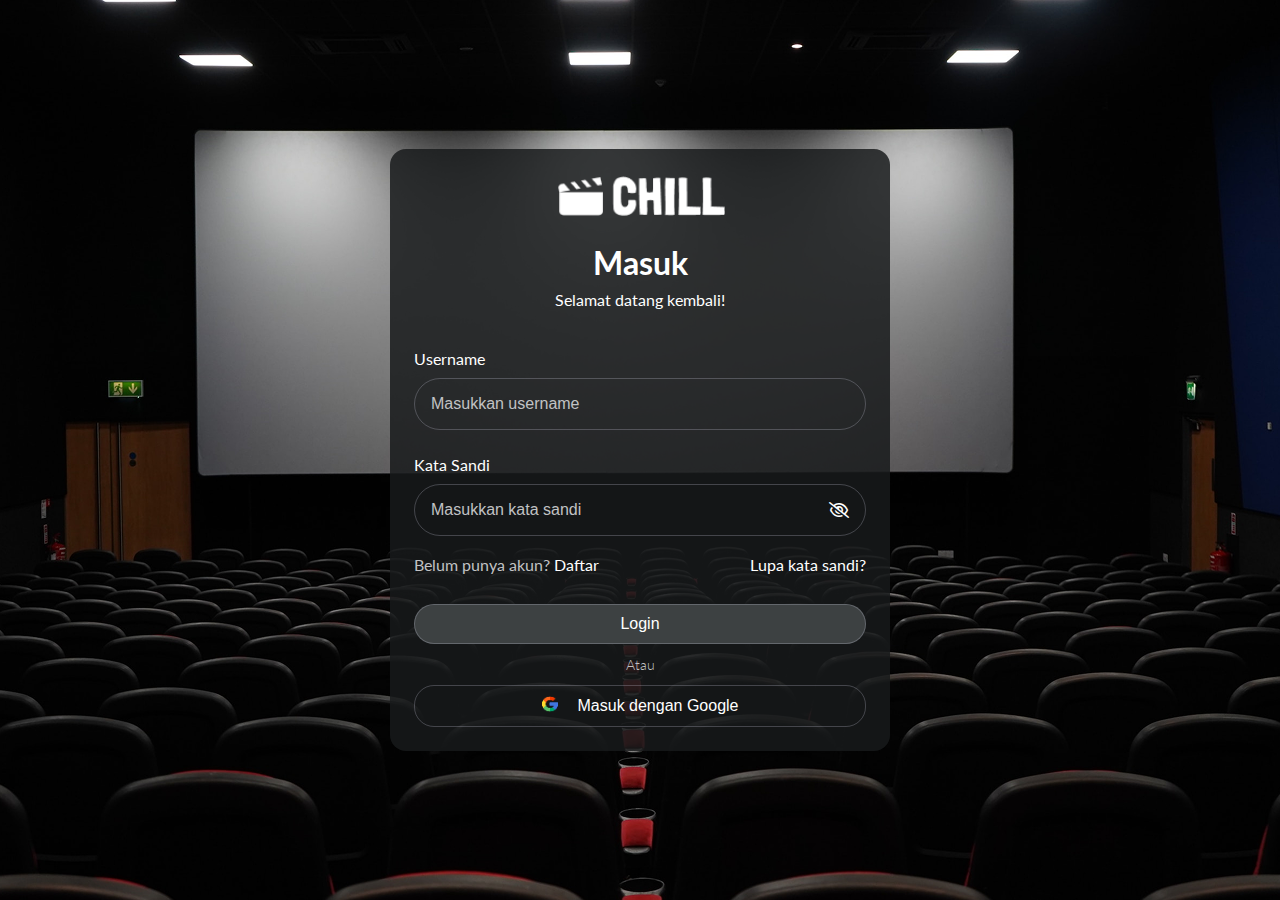
<file: chillMovie/login/index.html>
<!DOCTYPE html>
<html lang="en">
  <head>
    <meta charset="UTF-8" />
    <meta name="viewport" content="width=device-width, initial-scale=1.0" />
    <title>Login Chill Movie</title>
    <!-- Google Fonts -->
    <link rel="preconnect" href="https://fonts.googleapis.com" />
    <link rel="preconnect" href="https://fonts.gstatic.com" crossorigin />
    <link
      href="https://fonts.googleapis.com/css2?family=Lato:ital,wght@0,100;0,300;0,400;0,700;0,900;1,100;1,300;1,400;1,700;1,900&display=swap"
      rel="stylesheet"
    />
    <!-- Style -->
    <link rel="stylesheet" href="style.css" />
    <!-- Icon FontAwesome -->
    <link
      rel="stylesheet"
      href="https://cdnjs.cloudflare.com/ajax/libs/font-awesome/6.4.0/css/all.min.css"
    />
  </head>
  <body>
    <main class="main">
      <div class="login-card">
        <div class="login-card-header">
          <div class="header-logo">
            <img
              width="150px"
              height="40px"
              src="../assets/logo.png"
              alt="logo.png"
            />
          </div>
          <div class="header-text">
            <h1>Masuk</h1>
            <p>Selamat datang kembali!</p>
          </div>
        </div>
        <form class="login-card-input">
          <div class="input-username">
            <label for="Username">Username</label>
            <input
              type="text"
              placeholder="Masukkan username"
              spellcheck="false"
            />
          </div>
          <div class="input-password">
            <label for="Password">Kata Sandi</label>
            <div class="input-box">
              <input
                type="password"
                placeholder="Masukkan kata sandi"
                spellcheck="false"
                id="show-password"
              />
              <i class="fa-regular fa-eye-slash" id="toggle-password"></i>
            </div>
          </div>
        </form>
        <div class="login-card-helper">
          <div class="helper-register-link">
            <p>
              Belum punya akun? <span><a href="../register">Daftar</a></span>
            </p>
          </div>
          <div class="helper-forgot-link">
            <a href="#">Lupa kata sandi?</a>
          </div>
        </div>
        <div class="login-card-button">
          <button class="login-button" type="submit">Login</button>
          <p>Atau</p>
          <button class="login-button-google" type="submit">
            <span><img src="../assets/logoGoogle.png" alt="" /></span> Masuk
            dengan Google
          </button>
        </div>
      </div>
    </main>

    <script src="script.js"></script>
  </body>
</html>
</file>
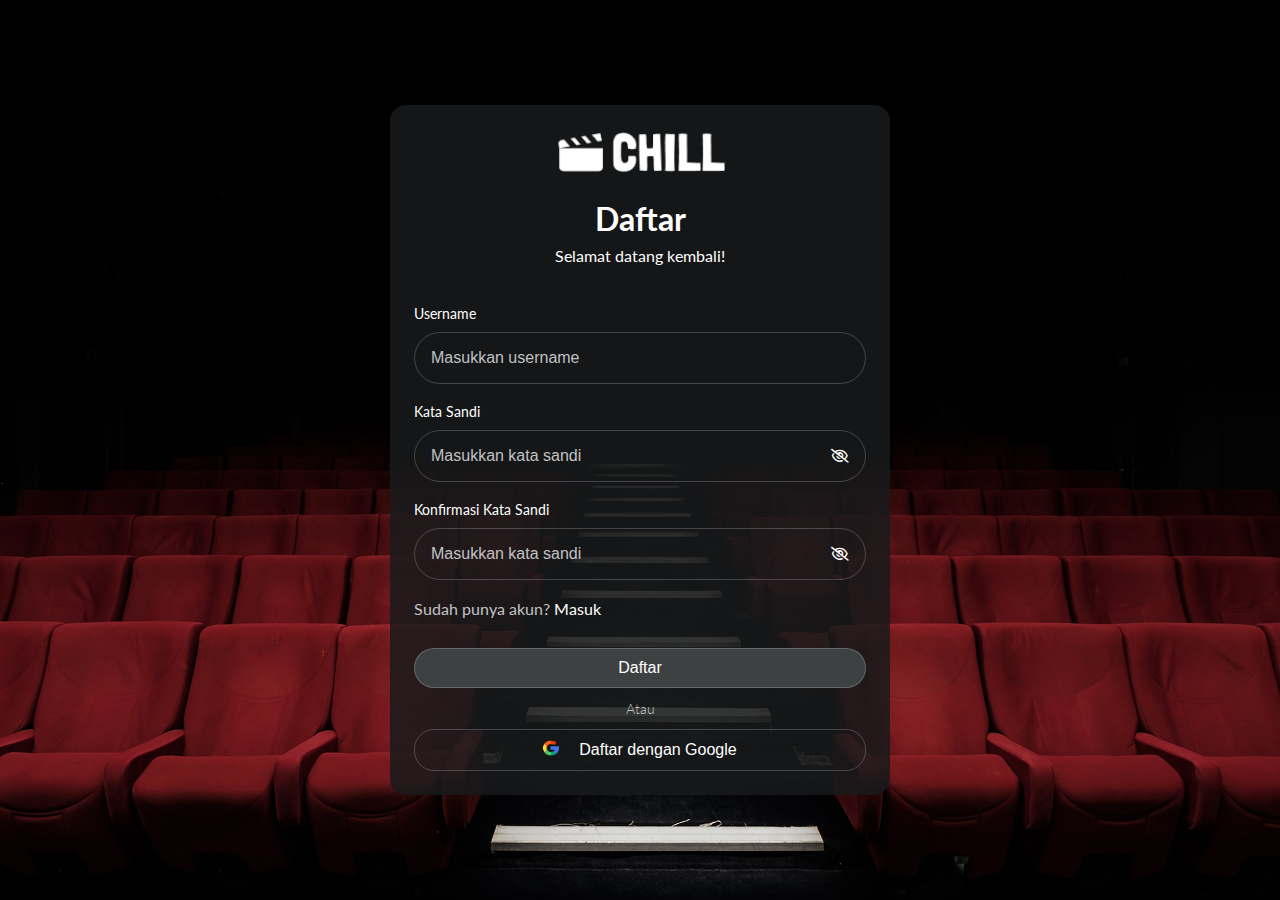
<file: chillMovie/register/index.html>
<!DOCTYPE html>
<html lang="en">
  <head>
    <meta charset="UTF-8" />
    <meta name="viewport" content="width=device-width, initial-scale=1.0" />
    <title>Register Chill Movie</title>
    <!-- Google Fonts -->
    <link rel="preconnect" href="https://fonts.googleapis.com" />
    <link rel="preconnect" href="https://fonts.gstatic.com" crossorigin />
    <link
      href="https://fonts.googleapis.com/css2?family=Lato:ital,wght@0,100;0,300;0,400;0,700;0,900;1,100;1,300;1,400;1,700;1,900&display=swap"
      rel="stylesheet"
    />
    <!-- Style -->
    <link rel="stylesheet" href="style.css" />
    <!-- Icon FontAwesome -->
    <link
      rel="stylesheet"
      href="https://cdnjs.cloudflare.com/ajax/libs/font-awesome/6.4.0/css/all.min.css"
    />
  </head>
  <body>
    <main class="main">
      <div class="login-card">
        <div class="login-card-header">
          <div class="header-logo">
            <img
              width="150px"
              height="40px"
              src="../assets/logo.png"
              alt="logo.png"
            />
          </div>
          <div class="header-text">
            <h1>Daftar</h1>
            <p>Selamat datang kembali!</p>
          </div>
        </div>
        <div class="login-card-input">
          <div class="input-username">
            <label for="Username">Username</label>
            <input
              type="text"
              placeholder="Masukkan username"
              spellcheck="false"
            />
          </div>
          <div class="input-password">
            <label for="Password">Kata Sandi</label>
            <div class="input-box">
              <input
                type="password"
                placeholder="Masukkan kata sandi"
                spellcheck="false"
                id="show-password"
              />
              <i class="fa-regular fa-eye-slash" id="toggle-password"></i>
            </div>
          </div>
          <div class="input-password-confirm">
            <label for="Password">Konfirmasi Kata Sandi</label>
            <div class="input-box">
              <input
                type="password"
                placeholder="Masukkan kata sandi"
                spellcheck="false"
                id="show-password-confirm"
              />
              <i
                class="fa-regular fa-eye-slash"
                id="toggle-password-confirm"
              ></i>
            </div>
          </div>
        </div>
        <div class="login-card-helper">
          <div class="helper-register-link">
            <p>
              Sudah punya akun? <span><a href="../login">Masuk</a></span>
            </p>
          </div>
        </div>
        <div class="login-card-button">
          <button class="login-button" type="submit">Daftar</button>
          <p>Atau</p>
          <button class="login-button-google" type="submit">
            <span><img src="../assets/logoGoogle.png" alt="" /></span> Daftar
            dengan Google
          </button>
        </div>
      </div>
    </main>

    <script src="script.js"></script>
  </body>
</html>
</file>
<file: chillMovie/login/style.css>
* {
  margin: 0;
  padding: 0;
  box-sizing: border-box;
}

body {
  font-family: "Lato", sans-serif;
  margin: 0;
  padding: 0;
}
.main {
  display: flex;
  justify-content: center;
  align-items: center;
  height: 100vh;
  height: 100dvh;
  background-image: url(../assets/bioskop.png);
  background-position: center;
}

.login-card {
  display: flex;
  flex-direction: column;
  justify-content: center;
  align-items: center;
  padding: min(1.5em, 8%);
  margin: 3em 1em;
  flex-wrap: wrap;
  background: rgba(24, 26, 28, 0.84);
  border-radius: 1em;
  max-width: 500px;
  width: 100%;
  /* height: 70vh;
  height: 70dvh; */
}

.login-card-header {
  display: flex;
  justify-content: center;
  align-items: center;
  flex-direction: column;
  margin-bottom: 40px;
  gap: 1.5rem;
}

.header-logo {
  display: flex;
  justify-content: center;
  align-items: center;
  width: 100%;
}

.header-logo img {
  width: 100%;
  height: auto;
}

.header-text {
  display: flex;
  justify-content: center;
  align-items: center;
  flex-direction: column;
  display: flex;
  gap: 0.5rem;
  font-family: "Lato", sans-serif;
}

.header-text h1 {
  font-size: 32px;
  font-weight: bold;
  color: #ffffff;
}

.header-text p {
  font-weight: 400;
  font-size: 16px;
  /* line-height: 22px; */
  text-align: center;
  color: #ffffff;
}

.login-card-input {
  display: flex;
  justify-content: center;
  align-items: center;
  flex-direction: column;
  margin-bottom: 1.2rem;
  font-family: "lato", sans-serif;
  gap: 25px;
  max-width: 500px;
  width: 100%;
}

.input-username,
.input-password {
  display: flex;
  justify-content: center;
  flex-direction: column;
  width: 100%;
  font-size: 16px;
}

.input-username label,
.input-password label {
  font-weight: 400;
  margin-bottom: 10px;
  color: #ffffff;
}
.input-box {
  display: flex;
  justify-content: space-between;
  align-items: center;
  width: 100%;
  border-radius: 40px;
  border: 1px solid rgba(231, 227, 252, 0.23);
}
.input-box:active {
  border: 1px solid #ffffff;
}
.input-box i {
  padding: 1rem;
  color: #ffffff;
  cursor: pointer;
}
.input-password input {
  width: 100%;
  padding: 1rem;
  border: 0;
  outline: 0;
  font-size: 16px;
  font-weight: normal;
  box-sizing: border-box;
  background-color: transparent;
  color: #ffffff;
}

.input-username input {
  font-size: 16px;
  font-weight: normal;
  padding: 16px;
  border-radius: 40px;
  border: 1px solid rgba(231, 227, 252, 0.23);
  /* width: 100%; */
  box-sizing: border-box;
  background-color: transparent;
  color: #ffffff;
}
input::placeholder {
  color: #c1c2c4;
}

.login-card-helper {
  display: flex;
  justify-content: space-between;
  align-items: center;
  margin-bottom: 30px;
  font-family: "lato", sans-serif;
  width: 100%;
  font-size: 16px;
  font-weight: 400;
}

.helper-register-link p {
  color: #c1c2c4;
}

.helper-register-link span a {
  text-decoration: none;
  color: #ffffff;
}

.helper-forgot-link a {
  color: #000;
  text-decoration: none;
  color: #ffffff;
}

.login-card-button {
  display: flex;
  justify-content: center;
  flex-direction: column;
  align-items: center;
  width: 100%;
  gap: 12px;
  font-family: "lato", sans-serif;
}

.login-card-button p {
  font-size: 14px;
  font-weight: 300;
  color: #c1c2c4;
}

.login-card-button button {
  font-size: 16px;
  font-weight: 400;
  padding: 10px 20px;
  width: 100%;
  border-radius: 20px;
  cursor: pointer;
}

.login-button {
  background-color: #3d4142;
  border: 1px solid rgba(231, 227, 252, 0.23);
  color: #fff;
}
.login-button:hover {
  background-color: #333;
}
.login-button:active {
  background-color: #666;
}

.login-button-google {
  background-color: transparent;
  border: 1px solid rgba(231, 227, 252, 0.23);
  color: #ffffff;
  display: flex;
  justify-content: center;
  align-items: center;
  gap: 20px;
}
.login-button-google:hover {
  background-color: #e6e6e6;
  color: #3d4142;
}
.login-button-google:active {
  background-color: #666;
  color: #3d4142;
}
.login-button-google span img {
  width: 16px;
  height: 16px;
}

/* Responsive */
@media (max-width: 768px) {
  .login-card {
    padding: 2em 1em;
  }

  .login-card-header .header-text h1 {
    font-size: 24px;
  }
  .login-card-header .header-logo img {
    width: 130px;
    height: auto;
  }
  .login-card-helper {
    font-size: 14px;
  }
  .login-card-button button,
  .login-card-google button {
    font-size: 14px;
  }
  .input-password,
  .input-username {
    font-size: 14px;
  }
  .input-password input,
  .input-username input {
    font-size: 14px;
  }
}
</file>
<file: chillMovie/register/style.css>
* {
  margin: 0;
  padding: 0;
  box-sizing: border-box;
}

body {
  font-family: "Lato", sans-serif;
  margin: 0;
  padding: 0;
}
.main {
  display: flex;
  justify-content: center;
  align-items: center;
  height: 100vh;
  height: 100dvh;
  background-image: url(../assets/bgRegister.png);
  background-position: center;
}

.login-card {
  display: flex;
  flex-direction: column;
  justify-content: center;
  align-items: center;
  padding: min(1.5em, 8%);
  margin: 3em 1em;
  flex-wrap: wrap;
  background: rgba(24, 26, 28, 0.84);
  border-radius: 1em;
  max-width: 500px;
  width: 100%;
  /* height: 70vh;
  height: 70dvh; */
}

.login-card-header {
  display: flex;
  justify-content: center;
  align-items: center;
  flex-direction: column;
  margin-bottom: 40px;
  gap: 1.5rem;
}

.header-logo {
  display: flex;
  justify-content: center;
  align-items: center;
  width: 100%;
}

.header-logo img {
  width: 100%;
  height: auto;
}

.header-text {
  display: flex;
  justify-content: center;
  align-items: center;
  flex-direction: column;
  display: flex;
  gap: 0.5rem;
  font-family: "Lato", sans-serif;
}

.header-text h1 {
  font-size: 32px;
  font-weight: bold;
  color: #ffffff;
}

.header-text p {
  font-weight: 400;
  font-size: 16px;
  text-align: center;
  color: #ffffff;
}

.login-card-input {
  display: flex;
  justify-content: center;
  align-items: center;
  flex-direction: column;
  margin-bottom: 1.2rem;
  font-family: "lato", sans-serif;
  gap: 1.2rem;
  max-width: 500px;
  width: 100%;
}

.input-username,
.input-password,
.input-password-confirm {
  display: flex;
  justify-content: center;
  flex-direction: column;
  width: 100%;
  font-size: 14px;
}

.input-username label,
.input-password label,
.input-password-confirm label {
  font-weight: 400;
  margin-bottom: 10px;
  color: #ffffff;
}
.input-box {
  display: flex;
  justify-content: space-between;
  align-items: center;
  width: 100%;
  border-radius: 40px;
  border: 1px solid rgba(231, 227, 252, 0.23);
}
.input-box:active {
  border: 1px solid #ffffff;
}
.input-box i {
  padding: 1rem;
  color: #ffffff;
  cursor: pointer;
}
.input-password input,
.input-password-confirm input {
  width: 100%;
  padding: 1rem;
  border: 0;
  outline: 0;
  font-size: 16px;
  font-weight: normal;
  box-sizing: border-box;
  background-color: transparent;
  color: #ffffff;
}

.input-username input {
  font-size: 16px;
  font-weight: normal;
  padding: 16px;
  border-radius: 40px;
  border: 1px solid rgba(231, 227, 252, 0.23);
  /* width: 100%; */
  box-sizing: border-box;
  background-color: transparent;
  color: #ffffff;
}
input::placeholder {
  color: #c1c2c4;
}

.login-card-helper {
  display: flex;
  justify-content: space-between;
  align-items: center;
  margin-bottom: 30px;
  font-family: "lato", sans-serif;
  width: 100%;
  font-size: 16px;
  font-weight: 400;
}

.helper-register-link p {
  color: #c1c2c4;
}

.helper-register-link span a {
  text-decoration: none;
  color: #ffffff;
}

.helper-forgot-link a {
  color: #000;
  text-decoration: none;
  color: #ffffff;
}

.login-card-button {
  display: flex;
  justify-content: center;
  flex-direction: column;
  align-items: center;
  width: 100%;
  gap: 12px;
  font-family: "lato", sans-serif;
}

.login-card-button p {
  font-size: 14px;
  font-weight: 300;
  color: #c1c2c4;
}

.login-card-button button {
  font-size: 16px;
  font-weight: 400;
  padding: 10px 20px;
  width: 100%;
  border-radius: 20px;
  cursor: pointer;
}

.login-button {
  background-color: #3d4142;
  border: 1px solid rgba(231, 227, 252, 0.23);
  color: #fff;
}
.login-button:hover {
  background-color: #333;
}
.login-button:active {
  background-color: #666;
}

.login-button-google {
  background-color: transparent;
  border: 1px solid rgba(231, 227, 252, 0.23);
  color: #ffffff;
  display: flex;
  justify-content: center;
  align-items: center;
  gap: 20px;
}
.login-button-google:hover {
  background-color: #e6e6e6;
  color: #3d4142;
}
.login-button-google:active {
  background-color: #666;
  color: #3d4142;
}
.login-button-google span img {
  width: 16px;
  height: 16px;
}

/* Responsive */
@media (max-width: 768px) {
  .login-card {
    padding: 1.5em 1em;
  }

  .login-card-header .header-text h1 {
    font-size: 18px;
  }
  .login-card-header .header-text p {
    font-size: 14px;
  }
  .login-card-header .header-logo img {
    width: 100px;
    height: auto;
  }
  .login-card-helper {
    font-size: 12px;
  }
  .login-card-button button,
  .login-card-google button {
    font-size: 14px;
  }
  .input-password,
  .input-username,
  .input-password-confirm {
    font-size: 12px;
  }
  .input-password input,
  .input-username input,
  .input-password-confirm input {
    font-size: 12px;
    padding: 14px;
  }
}
</file>
